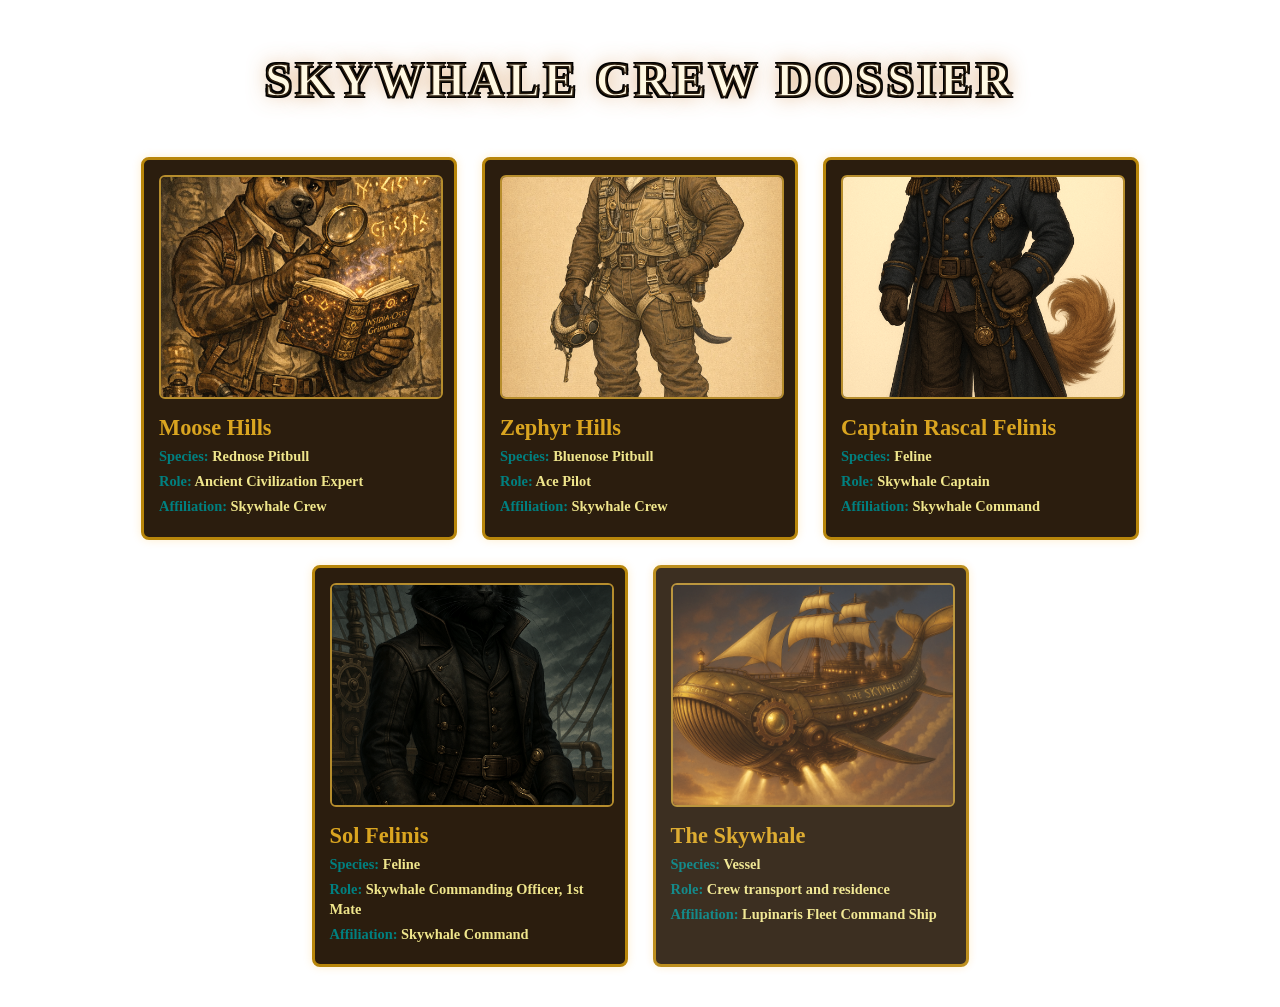
<file: index.html>
<!DOCTYPE html>
<html lang="en">
<head>
  <meta charset="UTF-8">
  <title>Skywhale Archive</title>
  <script src="https://code.jquery.com/jquery-3.7.1.min.js"></script>
  <link rel="stylesheet" href="style.css">
</head>
<body>

<h1 class="title">SKYWHALE CREW DOSSIER</h1>

<div id="terminal">
  <div id="gallery"></div>
</div>

<div id="image-modal" class="modal">
  <span class="close-modal">&times;</span>
  <img class="modal-content" id="full-img">
  <div id="caption"></div>
</div>

<script src="plugin.js"></script>
<script src="script.js"></script>
</body>
</html>
</file>
<file: style.css>
/* General Page Styling */
body {
  /* Using provided steampunk background image */
  background-image: url('https://th.bing.com/th/id/OIG2.ncvx7W6IIc8du2uUPkhl?pid=ImgGn');
  background-attachment: fixed;
  background-position: center;
  background-repeat: no-repeat;
  background-size: cover;
  /* Primary Text Color - Warm Aged Paper */
  color: #f0e68c; 
  /* Fallback: slab-serif, then generic serif */
  font-family: 'IM Fell DW Pica', serif, 'Courier New', Courier, monospace;
  font-weight: bold; 
  margin: 0;
  padding: 20px;
  text-align: center;
}

.title {
  /* Change to a brighter, solid Aged Ivory for contrast */
  color: #fff9e3; 
  font-size: 3rem;
  
  /* Black outline to separate the text from the background colors */
  text-shadow: 
    -2px -2px 0 #000,  
     2px -2px 0 #000,
    -2px  2px 0 #000,
     2px  2px 0 #000,
     0 0 20px rgba(205, 127, 50, 0.8); 

  margin-bottom: 30px;
  text-transform: uppercase;
  letter-spacing: 4px;
  
  
  -webkit-text-stroke: 1.5px #2b1d0e; 
}

/* Gallery Grid Layout */
#gallery {
  display: flex;
  flex-wrap: wrap;
  justify-content: center;
  gap: 25px;
  padding: 20px;
}

/* Character Card Styling */
.card {
  /* Card Background - Oil-stained bronze plate */
  background: #2b1d0e;
  /* Card Border - Aged Brass/Copper with riveted look */
  border: 3px solid #b8860b; 
  border-radius: 8px; /* More defined, mechanical shape */
  width: 280px; 
  padding: 15px;
  transition: 0.3s;
  text-align: left;
  /* Add depth to look like a metal panel */
  box-shadow: 0 0 10px rgba(184, 134, 11, 0.5), inset 0 0 10px rgba(0, 0, 0, 0.5);
}


.dossier-img {
  width: 100%;
  height: 220px;
  object-fit: cover;
  border-radius: 6px;
  /* Image Border - Tarnished Brass/Copper */
  border: 2px solid #b8860b;
  cursor: pointer;
  /* Add a subtle sepia filter to images */
  filter: sepia(30%);
}

.info h2 {
  font-size: 1.4rem;
  margin: 12px 0 5px 0;
  /* Character Name Color - Aged Gold/Bronze */
  color: #daa520; 
}

.info p {
  font-size: 0.9rem;
  margin: 5px 0;
  line-height: 1.4;
}

.info span {
  /* Label Color - Oxidized Copper Green */
  color: #008080; 
}

/* --- Modal / Lightbox --- */
.modal {
  display: none; 
  position: fixed;
  z-index: 1000;
  left: 0;
  top: 0;
  width: 100%;
  height: 100%;
  /* Dark, oil-stained sepia background for the overlay */
  background-color: rgba(20, 10, 5, 0.95);
  align-items: center;
  justify-content: center;
  flex-direction: column;
}

.modal-content {
  max-width: 85%;
  max-height: 80%;
  /* Modal Border - Tarnished Brass plaque look */
  border: 4px solid #b8860b;
  /* Modal Glow - Tarnished Brass glow */
  box-shadow: 0 0 40px rgba(184, 134, 11, 0.5);
}

#caption {
  margin-top: 20px;
  /* Caption Color - Tarnished Brass */
  color: #b8860b; 
  font-size: 2rem;
}

.close-modal {
  position: absolute;
  top: 20px;
  right: 40px;
  /* Close Button Color - Oxidized Copper for pop */
  color: #008080; 
  font-size: 50px;
  cursor: pointer;
}
</file>
